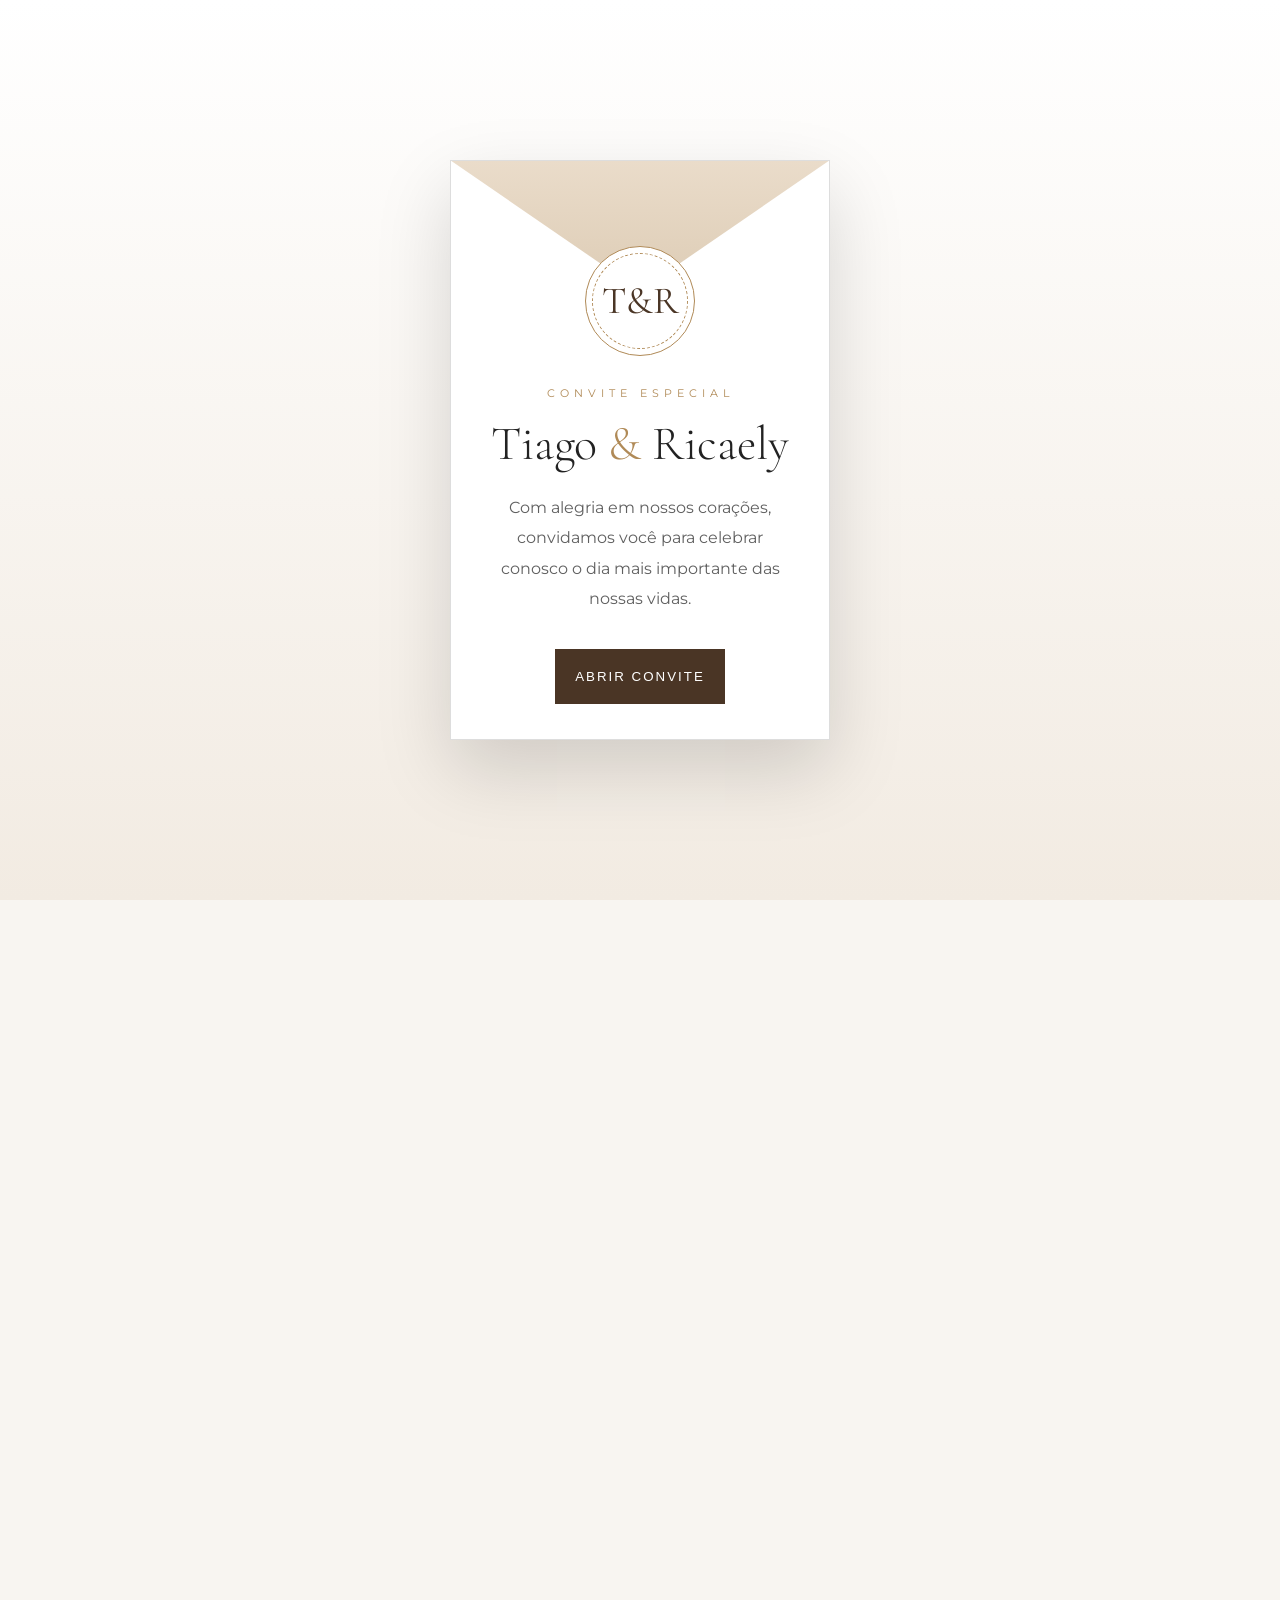
<file: index.html>
<!DOCTYPE html>
<html lang="pt-BR">

<head>

<meta charset="UTF-8">
<meta name="viewport" content="width=device-width, initial-scale=1.0">

<title>Tiago & Ricaely | Casamento</title>

<link rel="preconnect" href="https://fonts.googleapis.com">
<link rel="preconnect" href="https://fonts.gstatic.com" crossorigin>

<link href="https://fonts.googleapis.com/css2?family=Cormorant+Garamond:wght@300;400;500;600&family=Montserrat:wght@300;400;500;600&display=swap" rel="stylesheet">

<link rel="stylesheet"
href="https://cdnjs.cloudflare.com/ajax/libs/font-awesome/6.6.0/css/all.min.css">

<link rel="stylesheet" href="style.css">

</head>

<body>


<!-- ===========================
ÁUDIO
============================ -->

<audio id="audio" loop>

<source src="audio/musica.mp3" type="audio/mpeg">

</audio>



<!-- ===========================
ENVELOPE
============================ -->

<section id="intro">

<div class="envelope">

<div class="flap"></div>

<div class="letter">

<div class="seal">

<span>T&R</span>

</div>

<p class="mini">

CONVITE ESPECIAL

</p>

<h1>

Tiago <span>&</span> Ricaely

</h1>

<p class="texto">

Com alegria em nossos corações,
convidamos você para celebrar conosco
o dia mais importante das nossas vidas.

</p>

<button id="abrirConvite">

Abrir Convite

</button>

</div>

</div>

</section>



<!-- ===========================
SITE
============================ -->

<div id="site">



<!-- ===========================
MENU
============================ -->

<nav>

<div class="logo">

T&R

</div>

<ul>

<li>

<a href="#historia">

Nossa História

</a>

</li>

<li>

<a href="#galeria">

Galeria

</a>

</li>

<li>

<a href="#local">

Local

</a>

</li>

<li>

<a href="#confirmacao">

Confirmar

</a>

</li>

</ul>

</nav>




<!-- ===========================
HERO
============================ -->

<header class="hero">

<div class="overlay"></div>

<div class="hero-content">

<div class="brasao">

T&R

</div>

<h2>

Tiago

<span>&</span>

Ricaely

</h2>

<p class="data">

22 • Novembro • 2026

</p>

<p class="cidade">

Eunápolis • Bahia

</p>

<div id="contador">

<div class="tempo">

<h3 id="dias">

000

</h3>

<span>Dias</span>

</div>

<div class="tempo">

<h3 id="horas">

00

</h3>

<span>Horas</span>

</div>

<div class="tempo">

<h3 id="minutos">

00

</h3>

<span>Minutos</span>

</div>

<div class="tempo">

<h3 id="segundos">

00

</h3>

<span>Segundos</span>

</div>

</div>



<a href="#mensagem" class="scroll">

<i class="fa-solid fa-chevron-down"></i>

</a>

</div>

</header>




<!-- ===========================
MENSAGEM
============================ -->

<section id="mensagem">

<div class="container">

<div class="ornamento">

❦

</div>

<h2>

Uma Mensagem

</h2>

<p>

"O amor é paciente,
o amor é bondoso,
não inveja,
não se vangloria,
não se orgulha."

</p>

<p class="referencia">

1 Coríntios 13

</p>

<p>

Depois de tantos sonhos,
orações e momentos vividos,
chegou o dia em que iniciaremos
uma nova etapa da nossa história.

Nada fará mais sentido do que celebrar
esse momento ao lado das pessoas
que sempre fizeram parte da nossa caminhada.
 </p>

<div class="assinatura">
    <p>Com carinho,</p>
    <h3>Tiago & Ricaely</h3>
</div>

</div>
</section>

<!-- ===========================
NOSSA HISTÓRIA
=========================== -->

<section id="historia">

<div class="container">

<div class="titulo">

<span>Nossa Jornada</span>

<h2>Nossa História</h2>

</div>

<div class="timeline">

<div class="item">

<div class="circulo"></div>

<div class="conteudo">

<h3>Primeira Conversa</h3>

<span>18 • Novembro • 2024</span>

<p>
Tudo começou com uma simples conversa,
que Deus transformou em uma linda história.
</p>

</div>

</div>

<div class="item">

<div class="circulo"></div>

<div class="conteudo">

<h3>Pedido de Namoro</h3>

<span>18 • Janeiro • 2025</span>

<p>
O dia em que decidimos caminhar juntos.
</p>

</div>

</div>

<div class="item">

<div class="circulo"></div>

<div class="conteudo">

<h3>Noivado</h3>

<span>18 • Janeiro • 2026</span>

<p>
Um novo capítulo começou.
</p>

</div>

</div>

<div class="item">

<div class="circulo"></div>

<div class="conteudo">

<h3>Casamento Civil</h3>

<span>18 • Novembro • 2026</span>

<p>
Nos tornamos oficialmente uma família.
</p>

</div>

</div>

<div class="item">

<div class="circulo dourado"></div>

<div class="conteudo">

<h3>Nosso Grande Dia</h3>

<span>22 • Novembro • 2026</span>

<p>
O início do nosso felizes para sempre.
</p>

</div>

</div>

</div>

</div>

</section>

<!-- ===========================
GALERIA
=========================== -->

<section id="galeria">

<div class="titulo">

<span>Momentos</span>

<h2>Nossas Memórias</h2>

</div>

<div class="grid-galeria">

<img src="img/casal1.jpg" alt="">
<img src="img/casal2.jpg" alt="">
<img src="img/casal3.jpg" alt="">
<img src="img/casal4.jpg" alt="">
<img src="img/casal5.jpg" alt="">
<img src="img/casal6.jpg" alt="">
<img src="img/casal7.jpg" alt="">
<img src="img/casal8.jpg" alt="">
<img src="img/casal9.jpg" alt="">
<img src="img/casal10.jpg" alt="">
<img src="img/casal11.jpg" alt="">
<img src="img/casal12.jpg" alt="">

</div>

</section>

<!-- ===========================
LOCAL
=========================== -->

<section id="local">

<div class="container">

<div class="titulo">

<span>Onde Será</span>

<h2>Local da Cerimônia</h2>

</div>

<div class="card">

<i class="fa-solid fa-location-dot"></i>

<h3>Espaço Eunaflora</h3>

<p>

Eunápolis • Bahia

</p>

<p>

22 de Novembro de 2026

</p>

<p>

Cerimônia às 16:00

</p>

<a
href="https://maps.google.com/?q=Espaco+Eunaflora+Eunapolis"
target="_blank"
class="botao">

Ver Local

</a>

</div>

</div>

</section>

<!-- ===========================
CONFIRMAÇÃO
=========================== -->

<section id="confirmacao">

<div class="container">

<div class="card confirmar">

<h2>

Confirme sua Presença

</h2>

<p>

Sua presença tornará esse dia ainda mais especial.

Pedimos que confirme sua participação até

<strong>01/10/2026.</strong>

</p>

<a
href="https://surveymars.com/q/TrQU0MZoh"
target="_blank"
class="botao">

Confirmar Presença

</a>

</div>

</div>

</section>

<!-- ===========================
WHATSAPP
=========================== -->

<a
href="https://wa.me/5527995835084"
target="_blank"
class="whatsapp">

<i class="fa-brands fa-whatsapp"></i>

</a>

<!-- ===========================
BOTÃO MÚSICA
=========================== -->

<button id="musicButton">

<i class="fa-solid fa-music"></i>

</button>

<!-- ===========================
RODAPÉ
=========================== -->

<footer>

<div class="logo-footer">

T&R

</div>

<h2>

Tiago & Ricaely

</h2>

<p>

22 de Novembro de 2026

</p>

<p>

Eunápolis • Bahia

</p>

<p class="footer-frase">

"Assim, eles já não são dois,
mas sim uma só carne."

</p>

<span>

Mateus 19:6

</span>

</footer>

<script src="script.js"></script>

</body>

</html>
</file>
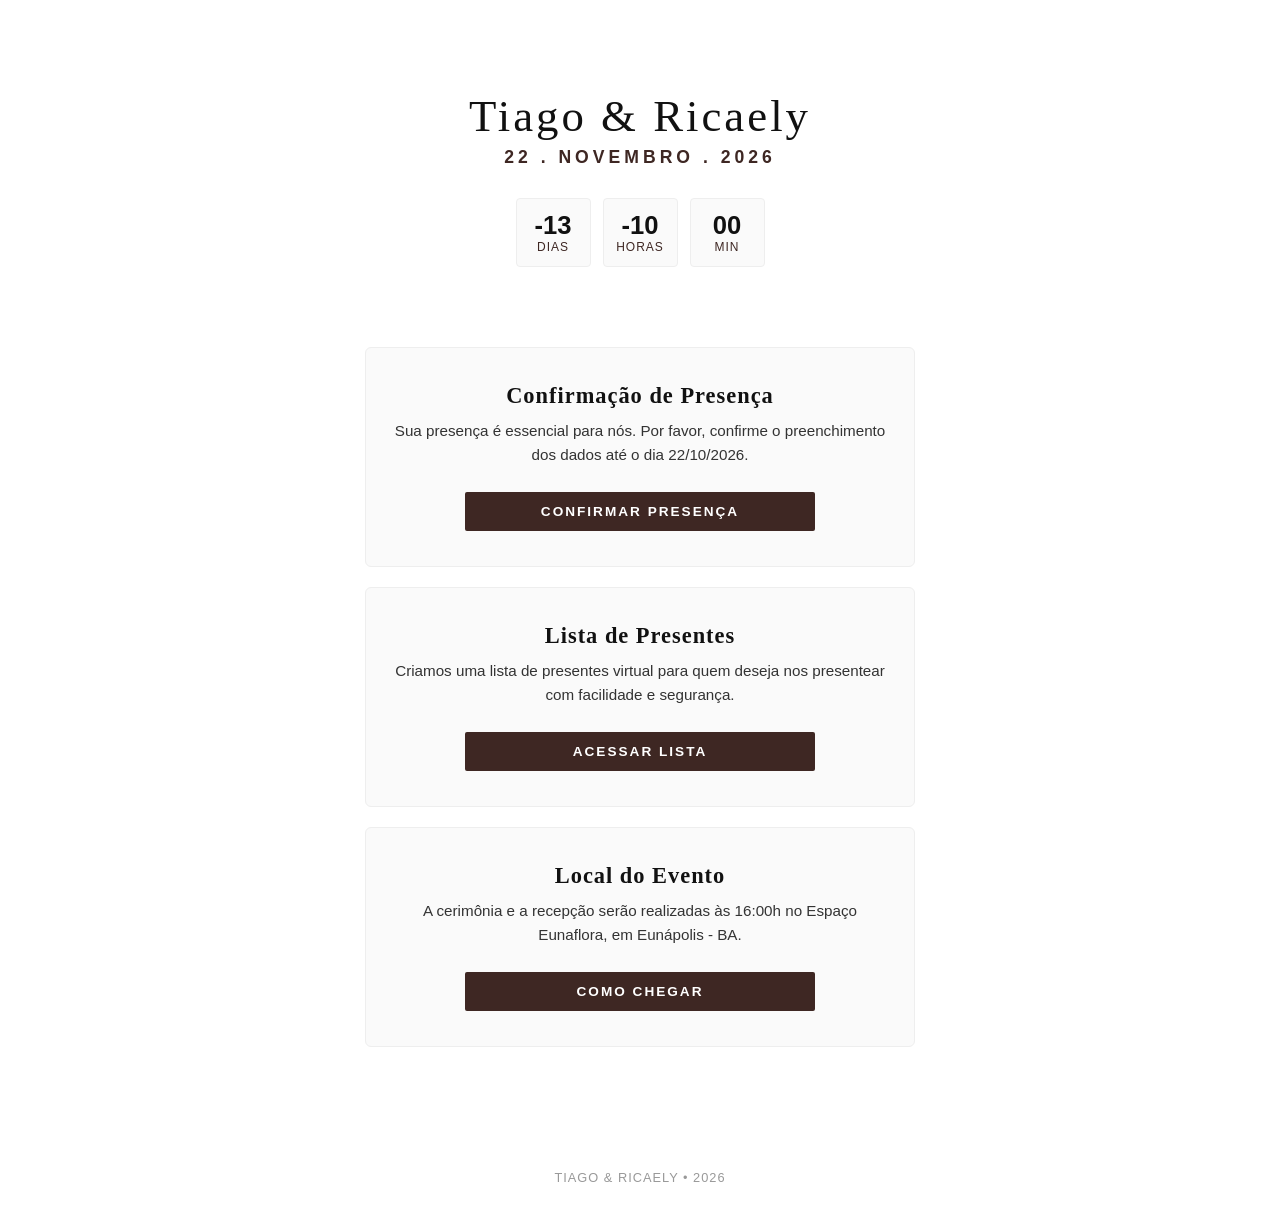
<file: gemini-code-1779542646214.html>
<!DOCTYPE html>
<html lang="pt-BR">
<head>
    <meta charset="UTF-8">
    <meta name="viewport" content="width=device-width, initial-scale=1.0">
    <title>Casamento de Tiago & Ricaely</title>
    <style>
        :root {
            --cor-fundo: #ffffff;
            --cor-card-bg: #fafafa;
            --cor-marrom: #3E2723; /* Marrom Escuro Nobre */
            --cor-preto: #111111;
            --cor-texto: #333333;
            --cor-borda: #eeeeee;
        }

        body {
            font-family: 'Segoe UI', Helvetica, Arial, sans-serif;
            background-color: var(--cor-fundo);
            color: var(--cor-texto);
            margin: 0;
            padding: 0;
            text-align: center;
        }

        header {
            padding: 60px 20px 30px 20px;
        }

        h1 {
            font-family: 'Times New Roman', Times, serif;
            font-size: 2.8rem;
            color: var(--cor-preto);
            margin-bottom: 5px;
            letter-spacing: 3px;
            font-weight: 300;
        }

        .data-casamento {
            font-size: 1.1rem;
            text-transform: uppercase;
            letter-spacing: 4px;
            color: var(--cor-marrom);
            font-weight: 600;
            margin-bottom: 30px;
        }

        /* Contador de Tempo Simétrico */
        #contador {
            display: flex;
            justify-content: center;
            gap: 12px;
            margin: 20px auto;
            max-width: 400px;
        }

        .tempo-box {
            background: var(--cor-card-bg);
            padding: 12px;
            border-radius: 4px;
            border: 1px solid var(--cor-borda);
            min-width: 75px;
            box-sizing: border-box;
        }

        .tempo-numero {
            font-size: 1.6rem;
            font-weight: bold;
            color: var(--cor-preto);
        }

        .tempo-rotulo {
            font-size: 0.75rem;
            text-transform: uppercase;
            color: var(--cor-marrom);
            letter-spacing: 1px;
        }

        /* Container dos Blocos de Conteúdo */
        .container {
            max-width: 550px;
            margin: 0 auto;
            padding: 10px 20px;
        }

        /* Layout Uniforme dos Cards */
        .card {
            background: var(--cor-card-bg);
            margin: 20px 0;
            padding: 35px 25px;
            border-radius: 6px;
            border: 1px solid var(--cor-borda);
            box-sizing: border-box;
            min-height: 220px; /* Garante tamanho idêntico entre os elementos */
            display: flex;
            flex-direction: column;
            justify-content: space-between;
            align-items: center;
        }

        .card h3 {
            font-family: 'Times New Roman', Times, serif;
            font-size: 1.4rem;
            color: var(--cor-preto);
            margin: 0 0 10px 0;
            letter-spacing: 1px;
        }

        .card p {
            font-size: 0.95rem;
            line-height: 1.6;
            color: var(--cor-texto);
            margin: 0 0 20px 0;
        }

        /* Botões Padronizados */
        .btn {
            display: inline-block;
            background-color: var(--cor-marrom);
            color: #ffffff;
            padding: 12px 35px;
            text-decoration: none;
            border-radius: 2px;
            font-size: 0.85rem;
            font-weight: bold;
            text-transform: uppercase;
            letter-spacing: 2px;
            transition: all 0.3s ease;
            width: 80%;
            max-width: 280px;
        }

        .btn:hover {
            background-color: var(--cor-preto);
        }

        footer {
            margin-top: 50px;
            padding: 30px 20px;
            font-size: 0.8rem;
            color: #999999;
            letter-spacing: 1px;
            text-transform: uppercase;
        }
    </style>
</head>
<body>

    <header>
        <h1>Tiago & Ricaely</h1>
        <div class="data-casamento">22 . NOVEMBRO . 2026</div>
        
        <!-- Contador -->
        <div id="contador">
            <div class="tempo-box"><div class="tempo-numero" id="dias">00</div><div class="tempo-rotulo">Dias</div></div>
            <div class="tempo-box"><div class="tempo-numero" id="horas">00</div><div class="tempo-rotulo">Horas</div></div>
            <div class="tempo-box"><div class="tempo-numero" id="minutos">00</div><div class="tempo-rotulo">Min</div></div>
        </div>
    </header>

    <div class="container">

        <!-- Card 1: Presença -->
        <div class="card">
            <div>
                <h3>Confirmação de Presença</h3>
                <p>Sua presença é essencial para nós. Por favor, confirme o preenchimento dos dados até o dia 22/10/2026.</p>
            </div>
            <!-- Cole o link do seu formulário no href -->
            <a href="https://forms.google.com" target="_blank" class="btn">Confirmar Presença</a>
        </div>

        <!-- Card 2: Presentes -->
        <div class="card">
            <div>
                <h3>Lista de Presentes</h3>
                <p>Criamos uma lista de presentes virtual para quem deseja nos presentear com facilidade e segurança.</p>
            </div>
            <!-- Cole o link da sua lista de presentes aqui -->
            <a href="#" class="btn">Acessar Lista</a>
        </div>

        <!-- Card 3: Local -->
        <div class="card">
            <div>
                <h3>Local do Evento</h3>
                <p>A cerimônia e a recepção serão realizadas às 16:00h no Espaço Eunaflora, em Eunápolis - BA.</p>
            </div>
            <!-- Cole o link do Google Maps / Waze aqui -->
            <a href="https://maps.google.com" target="_blank" class="btn">Como Chegar</a>
        </div>

    </div>

    <footer>
        <p>Tiago & Ricaely • 2026</p>
    </footer>

    <script>
        // Contagem Regressiva para 22 de Novembro de 2026 às 16:00:00
        const dataCasamento = new Date("Nov 22, 2026 16:00:00").getTime();

        const x = setInterval(function() {
            const agora = new Date().getTime();
            const distancia = dataCasamento - agora;

            const dias = Math.floor(distancia / (1000 * 60 * 60 * 24));
            const horas = Math.floor((distancia % (1000 * 60 * 60 * 24)) / (1000 * 60 * 60));
            const minutos = Math.floor((distancia % (1000 * 60 * 60)) / (1000 * 60));

            document.getElementById("dias").innerHTML = dias;
            document.getElementById("horas").innerHTML = horas;
            document.getElementById("minutos").innerHTML = minutes;

            if (distancia < 0) {
                clearInterval(x);
                document.getElementById("contador").innerHTML = "É HOJE!";
            }
        }, 1000);
    </script>
</body>
</html>
</file>
<file: style.css>
/* ===================================================
   TIAGO & RICAELY
   CASAMENTO 2026
=================================================== */

:root{

    --bg:#f8f5f1;
    --white:#ffffff;
    --brown:#4a3525;
    --gold:#b08a57;
    --text:#5f5f5f;
    --line:#e5ddd2;
    --black:#222;

    --shadow:0 15px 45px rgba(0,0,0,.08);

}

*{
    margin:0;
    padding:0;
    box-sizing:border-box;
}

html{
    scroll-behavior:smooth;
}

body{

    background:var(--bg);

    color:var(--text);

    font-family:'Montserrat',sans-serif;

    overflow-x:hidden;

}

/* Moldura */

body::before{

content:"";

position:fixed;

top:15px;

left:15px;

right:15px;

bottom:15px;

border:1px solid rgba(176,138,87,.25);

pointer-events:none;

z-index:999;

}

/* Links */

a{

text-decoration:none;

color:inherit;

}

img{

max-width:100%;

display:block;

}

/* Container */

.container{

width:min(1150px,92%);

margin:auto;

}

/* Títulos */

.titulo{

text-align:center;

margin-bottom:70px;

}

.titulo span{

letter-spacing:5px;

font-size:.75rem;

text-transform:uppercase;

color:var(--gold);

}

.titulo h2{

font-family:'Cormorant Garamond',serif;

font-size:3rem;

font-weight:300;

margin-top:12px;

color:var(--black);

}

/* ===================================================
ENVELOPE
=================================================== */

#intro{

position:fixed;

inset:0;

display:flex;

justify-content:center;

align-items:center;

background:linear-gradient(180deg,#fff,#f2ebe2);

z-index:999999;

transition:.9s;

}

#intro.hide{

opacity:0;

visibility:hidden;

}

.envelope{

width:380px;

max-width:92%;

background:white;

box-shadow:

0 30px 70px rgba(0,0,0,.15);

overflow:hidden;

border:1px solid #ddd;

position:relative;

}

.flap{

height:130px;

background:linear-gradient(#eadcca,#ddccb5);

clip-path:polygon(0 0,50% 100%,100% 0);

}

.letter{

padding:35px;

text-align:center;

}

.seal{

width:110px;

height:110px;

border-radius:50%;

margin:-80px auto 30px;

background:white;

border:1px solid var(--gold);

display:flex;

align-items:center;

justify-content:center;

font-family:'Cormorant Garamond',serif;

font-size:2.4rem;

color:var(--brown);

position:relative;

}

.seal::after{

content:"";

position:absolute;

inset:6px;

border:1px dashed var(--gold);

border-radius:50%;

}

.mini{

letter-spacing:5px;

font-size:.7rem;

text-transform:uppercase;

color:var(--gold);

margin-bottom:15px;

}

.letter h1{

font-family:'Cormorant Garamond',serif;

font-size:3rem;

font-weight:300;

color:var(--black);

margin-bottom:20px;

}

.letter h1 span{

color:var(--gold);

}

.texto{

line-height:1.9;

margin-bottom:35px;

}

#abrirConvite{

width:170px;

height:55px;

border:none;

background:var(--brown);

color:white;

letter-spacing:2px;

text-transform:uppercase;

cursor:pointer;

transition:.4s;

}

#abrirConvite:hover{

background:var(--gold);

}

/* ===================================================
SITE
=================================================== */

#site{

opacity:0;

visibility:hidden;

transition:1s;

}

#site.show{

opacity:1;

visibility:visible;

}

/* ===================================================
MENU
=================================================== */

nav{

position:fixed;

top:0;

left:0;

width:100%;

padding:25px 8%;

display:flex;

justify-content:space-between;

align-items:center;

z-index:500;

transition:.4s;

}

nav.scrolled{
    background:rgba(255,255,255,.94);
    backdrop-filter:blur(8px);
    box-shadow:0 5px 20px rgba(0,0,0,.05);
}

.logo{

font-family:'Cormorant Garamond',serif;

font-size:2rem;

color:white;

letter-spacing:2px;

}

nav.scrolled .logo{

color:var(--brown);

}

nav ul{

display:flex;

gap:40px;

list-style:none;

}

nav ul li a{

color:white;

font-size:.9rem;

transition:.3s;

}

nav.scrolled ul li a{

color:var(--brown);

}

nav ul li a:hover{

color:var(--gold);

}

/* ===================================================
HERO
=================================================== */

.hero{

min-height:100vh;

background:

linear-gradient(
90deg,
rgba(0,0,0,.60),
rgba(0,0,0,.35)
),

url("img/hero.jpg");

background-size:cover;

background-position:center;

display:flex;

align-items:center;

position:relative;

overflow:hidden;

}
/* ===================================================
HERO - CONTEÚDO
=================================================== */

.hero-content{

    width:min(1200px,92%);
    margin:auto;
    position:relative;
    z-index:2;
    color:#fff;

}

.brasao{

    width:120px;
    height:120px;

    border:1px solid rgba(255,255,255,.7);

    border-radius:50%;

    display:flex;
    justify-content:center;
    align-items:center;

    font-family:'Cormorant Garamond',serif;

    font-size:2.8rem;

    margin-bottom:35px;

    position:relative;

    backdrop-filter:blur(3px);

}

.brasao::before{

content:"";

position:absolute;

inset:8px;

border:1px dashed rgba(255,255,255,.6);

border-radius:50%;

}

.hero h2{

font-family:'Cormorant Garamond',serif;

font-size:6.3rem;

font-weight:300;

line-height:1;

margin-bottom:15px;

}

.hero h2 span{

color:var(--gold);

}

.data{

letter-spacing:8px;

text-transform:uppercase;

margin-bottom:12px;

font-size:.9rem;

}

.cidade{

font-size:1rem;

opacity:.9;

margin-bottom:50px;

}

/* ===================================================
CONTADOR
=================================================== */

#contador{

display:flex;

gap:20px;

flex-wrap:wrap;

}

.tempo{

width:120px;

background:rgba(255,255,255,.10);

backdrop-filter:blur(18px);;

border:1px solid rgba(255,255,255,.25);

padding:22px 10px;

text-align:center;

}

.tempo h3{

font-family:'Cormorant Garamond',serif;

font-size:3rem;

font-weight:400;

color:#fff;

}

.tempo span{

display:block;

margin-top:10px;

font-size:.72rem;

letter-spacing:3px;

text-transform:uppercase;

opacity:.9;

}

.scroll{

margin-top:70px;

display:inline-flex;

width:65px;

height:65px;

border-radius:50%;

justify-content:center;

align-items:center;

border:1px solid rgba(255,255,255,.6);

color:white;

font-size:1.2rem;

transition:.35s;

}

.scroll:hover{

background:white;

color:var(--brown);

transform:translateY(5px);

}

/* ===================================================
MENSAGEM
=================================================== */

#mensagem{

padding:130px 0;

background:#fff;

text-align:center;

}

.ornamento{

font-size:2.3rem;

color:var(--gold);

margin-bottom:20px;

}

#mensagem h2{

font-family:'Cormorant Garamond',serif;

font-size:3rem;

font-weight:300;

color:var(--black);

margin-bottom:30px;

}

#mensagem p{

max-width:760px;

margin:0 auto 25px;

line-height:2;

font-size:1rem;

}

.referencia{

letter-spacing:4px;

text-transform:uppercase;

font-size:.75rem;

color:var(--gold);

}

.assinatura{

margin-top:50px;

}

.assinatura p{

margin-bottom:8px;

}

.assinatura h3{

font-family:'Cormorant Garamond',serif;

font-size:2.6rem;

font-weight:300;

color:var(--brown);

}

/* ===================================================
TIMELINE
=================================================== */

#historia{

padding:120px 0;

background:var(--bg);

}

.timeline{

position:relative;

max-width:900px;

margin:auto;

}

.timeline::before{

content:"";

position:absolute;

left:22px;

top:0;

bottom:0;

width:2px;

background:var(--gold);

}

.item{

display:flex;

gap:30px;

margin-bottom:55px;

position:relative;

}

.circulo{

width:46px;

height:46px;

background:white;

border:2px solid var(--gold);

border-radius:50%;

flex-shrink:0;

position:relative;

z-index:2;

}

.circulo.dourado{

background:var(--gold);

}

.conteudo{

background:white;

padding:28px;

box-shadow:var(--shadow);

flex:1;

}

.conteudo h3{

font-family:'Cormorant Garamond',serif;

font-size:2rem;

font-weight:400;

margin-bottom:10px;

color:var(--black);

}

.conteudo span{

letter-spacing:3px;

font-size:.75rem;

text-transform:uppercase;

color:var(--gold);

display:block;

margin-bottom:18px;

}

.conteudo p{

line-height:1.8;

}
/* ===================================================
GALERIA
=================================================== */

#galeria{

padding:120px 0;

background:#fff;

}

.grid-galeria{

width:min(1300px,94%);

margin:auto;

display:grid;

grid-template-columns:repeat(auto-fit,minmax(280px,1fr));

gap:18px;

}

.grid-galeria img{
    height:auto;
}
object-fit:cover;

cursor:pointer;

transition:.45s;

border-radius:6px;

box-shadow:var(--shadow);

}

.grid-galeria img:hover{

transform:scale(1.03);

box-shadow:
0 20px 45px rgba(0,0,0,.18);

}

/* ===================================================
CARDS
=================================================== */

.card{

background:white;

padding:60px;

text-align:center;

box-shadow:var(--shadow);

border:1px solid rgba(0,0,0,.05);

border-radius:8px;

}

.card i{

font-size:2.8rem;

color:var(--gold);

margin-bottom:25px;

}

.card h3{

font-family:'Cormorant Garamond',serif;

font-size:2.2rem;

font-weight:400;

margin-bottom:18px;

color:var(--black);

}

.card p{

line-height:2;

margin-bottom:12px;

}

.botao{

display:inline-flex;

justify-content:center;

align-items:center;

padding:18px 45px;

margin-top:30px;

background:var(--brown);

color:white;

letter-spacing:2px;

text-transform:uppercase;

font-size:.8rem;

transition:.35s;

border-radius:50px;

}

.botao:hover{

background:var(--gold);

transform:translateY(-3px);

}

/* ===================================================
LOCAL
=================================================== */

#local{

padding:120px 0;

background:var(--bg);

}

/* ===================================================
CONFIRMAÇÃO
=================================================== */

#confirmacao{

padding:120px 0;

background:white;

}

.confirmar h2{

font-family:'Cormorant Garamond',serif;

font-size:3rem;

font-weight:300;

margin-bottom:25px;

color:var(--black);

}

/* ===================================================
WHATSAPP
=================================================== */

.whatsapp{

position:fixed;

left:25px;

bottom:25px;

width:65px;

height:65px;

border-radius:50%;

background:#25D366;

display:flex;

justify-content:center;

align-items:center;

color:white;

font-size:1.8rem;

box-shadow:0 15px 35px rgba(0,0,0,.25);

z-index:9999;

transition:.3s;

}

.whatsapp:hover{
    transform:scale(1.1);
}

.whatsapp:active{
    transform:scale(.95);
}

@keyframes pulse{

0%{
transform:scale(1);
}

50%{
transform:scale(1.08);
}

100%{
transform:scale(1);
}

}

.whatsapp{
animation:pulse 2s infinite;
}

/* ===================================================
BOTÃO MÚSICA
=================================================== */

#musicButton{

position:fixed;

right:25px;

bottom:25px;

width:65px;

height:65px;

border:none;

border-radius:50%;

background:white;

color:var(--brown);

font-size:1.3rem;

cursor:pointer;

box-shadow:0 15px 35px rgba(0,0,0,.2);

z-index:9999;

transition:.35s;

}

#musicButton:hover{
    transform:rotate(15deg);
}

#musicButton:active{
    transform:scale(.95);
}

#musicButton.playing{
    animation:spin 8s linear infinite;
}

@keyframes spin{

from{
    transform:rotate(0deg);
}

to{
    transform:rotate(360deg);
}
}

animation:spin 8s linear infinite;

}

@keyframes spin{

from{

transform:rotate(0);

}

to{

transform:rotate(360deg);

}
   
}

/* ===================================================
FOOTER
=================================================== */

footer{

padding:90px 20px;

background:#2d2118;

color:white;

text-align:center;

}

.logo-footer{

width:100px;

height:100px;

margin:auto auto 25px;

border-radius:50%;

border:1px solid rgba(255,255,255,.4);

display:flex;

justify-content:center;

align-items:center;

font-family:'Cormorant Garamond',serif;

font-size:2.5rem;

}

footer h2{

font-family:'Cormorant Garamond',serif;

font-size:3rem;

font-weight:300;

margin-bottom:12px;

}

footer p{

margin-bottom:10px;

opacity:.9;

}

.footer-frase{

margin-top:30px;

font-style:italic;

font-size:1.05rem;

}

footer span{

display:block;

margin-top:12px;

letter-spacing:3px;

color:#d9c29a;

}

/* ===================================================
ANIMAÇÕES
=================================================== */

section{

animation:fadeUp .8s ease;

}

@keyframes fadeUp{

from{

opacity:0;

transform:translateY(40px);

}

to{

opacity:1;

transform:translateY(0);

}

}

/* ===================================================
RESPONSIVO
=================================================== */

@media(max-width:900px){

nav{

padding:20px;

}

nav ul{

display:none;

}

.hero{

background-position:center 35%;

}

.hero h2{

font-size:3.4rem;

}

.brasao{

width:95px;

height:95px;

font-size:2rem;

}

#contador{

justify-content:center;

}

.tempo{

width:42%;

}

.timeline::before{

left:18px;

}

.circulo{

width:38px;

height:38px;

}

.item{

gap:20px;

}

.conteudo{

padding:22px;

}

.card{

padding:40px 25px;

}

.grid-galeria{

grid-template-columns:1fr;

}

.grid-galeria img{

height:320px;

}

footer h2{

font-size:2.3rem;

}

}

@media(max-width:600px){

.hero h2{

font-size:2.7rem;

}

.data{

letter-spacing:3px;

font-size:.75rem;

}

.cidade{

font-size:.9rem;

}

.tempo{

width:46%;

padding:18px 8px;

}

.tempo h3{

font-size:2.2rem;

}

#mensagem h2{

font-size:2.3rem;

}

.titulo h2{

font-size:2.3rem;

}

.botao{

width:100%;

}

}
</file>
